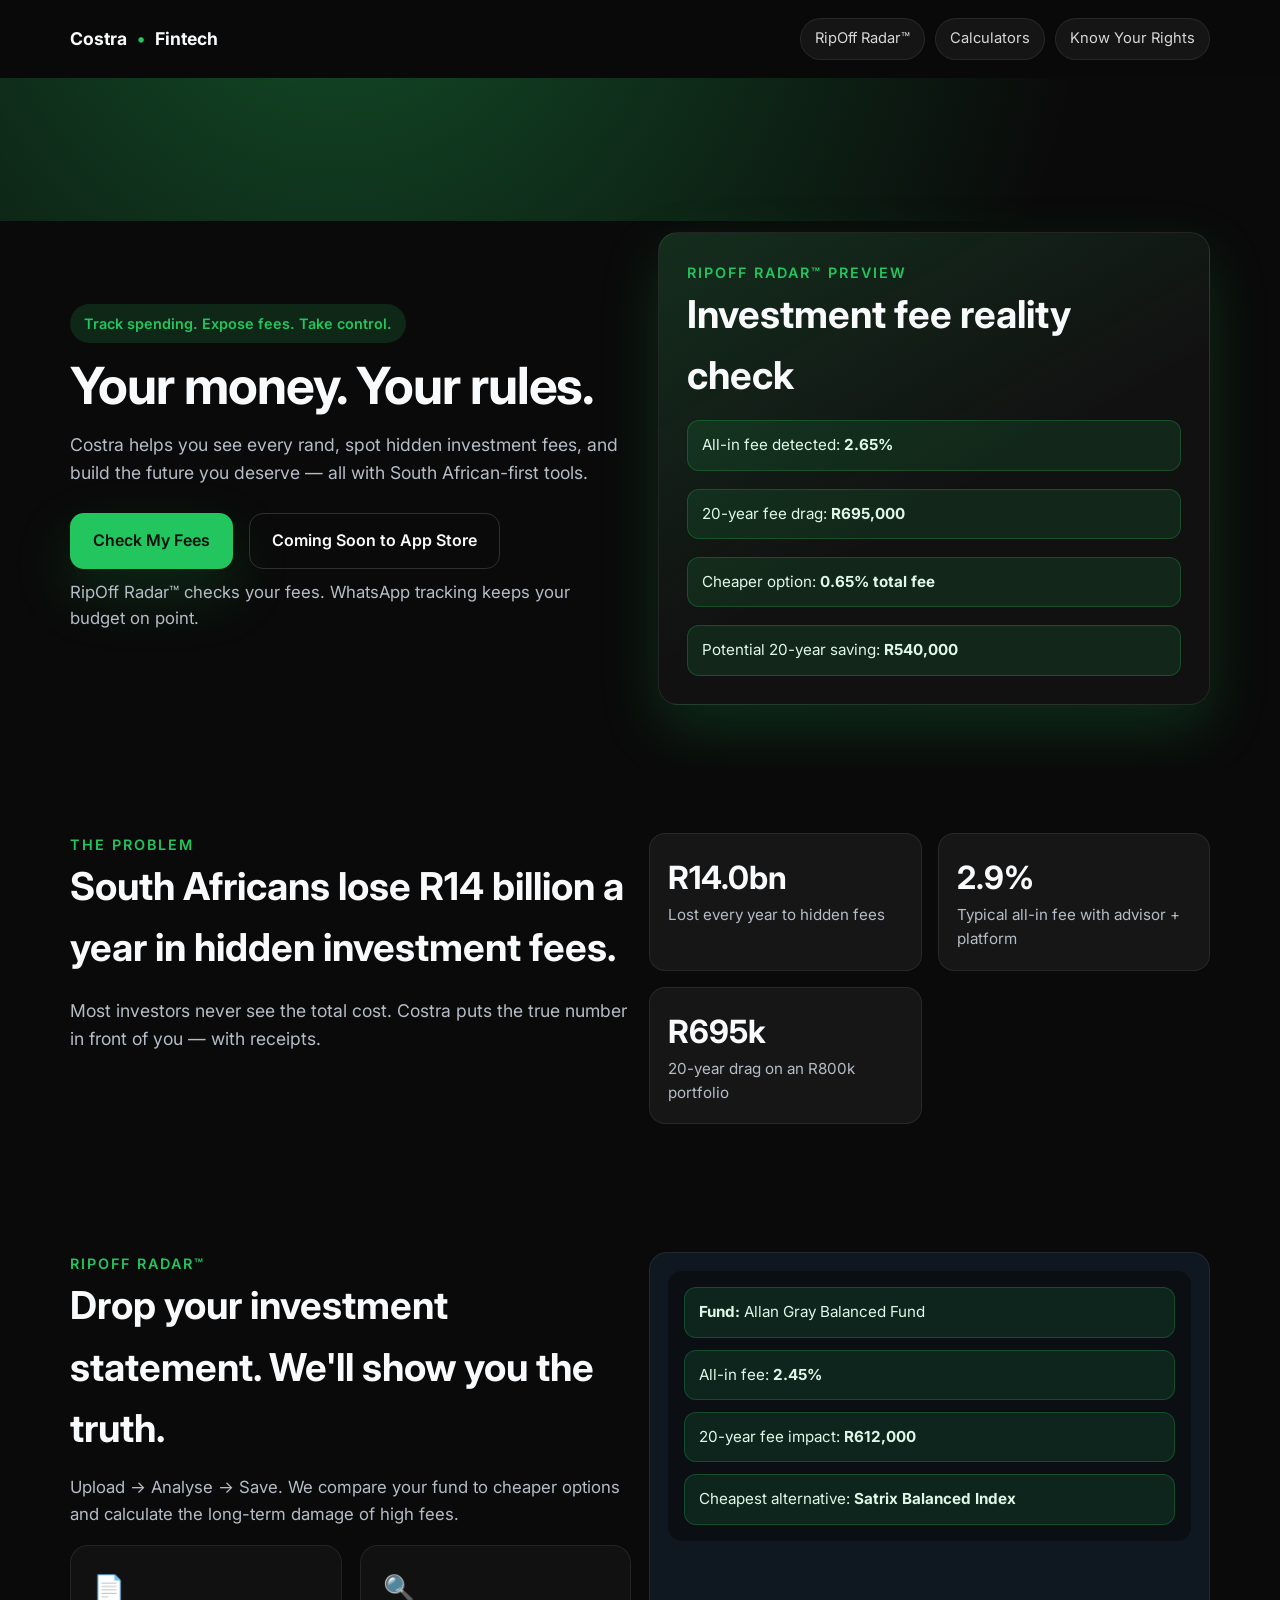
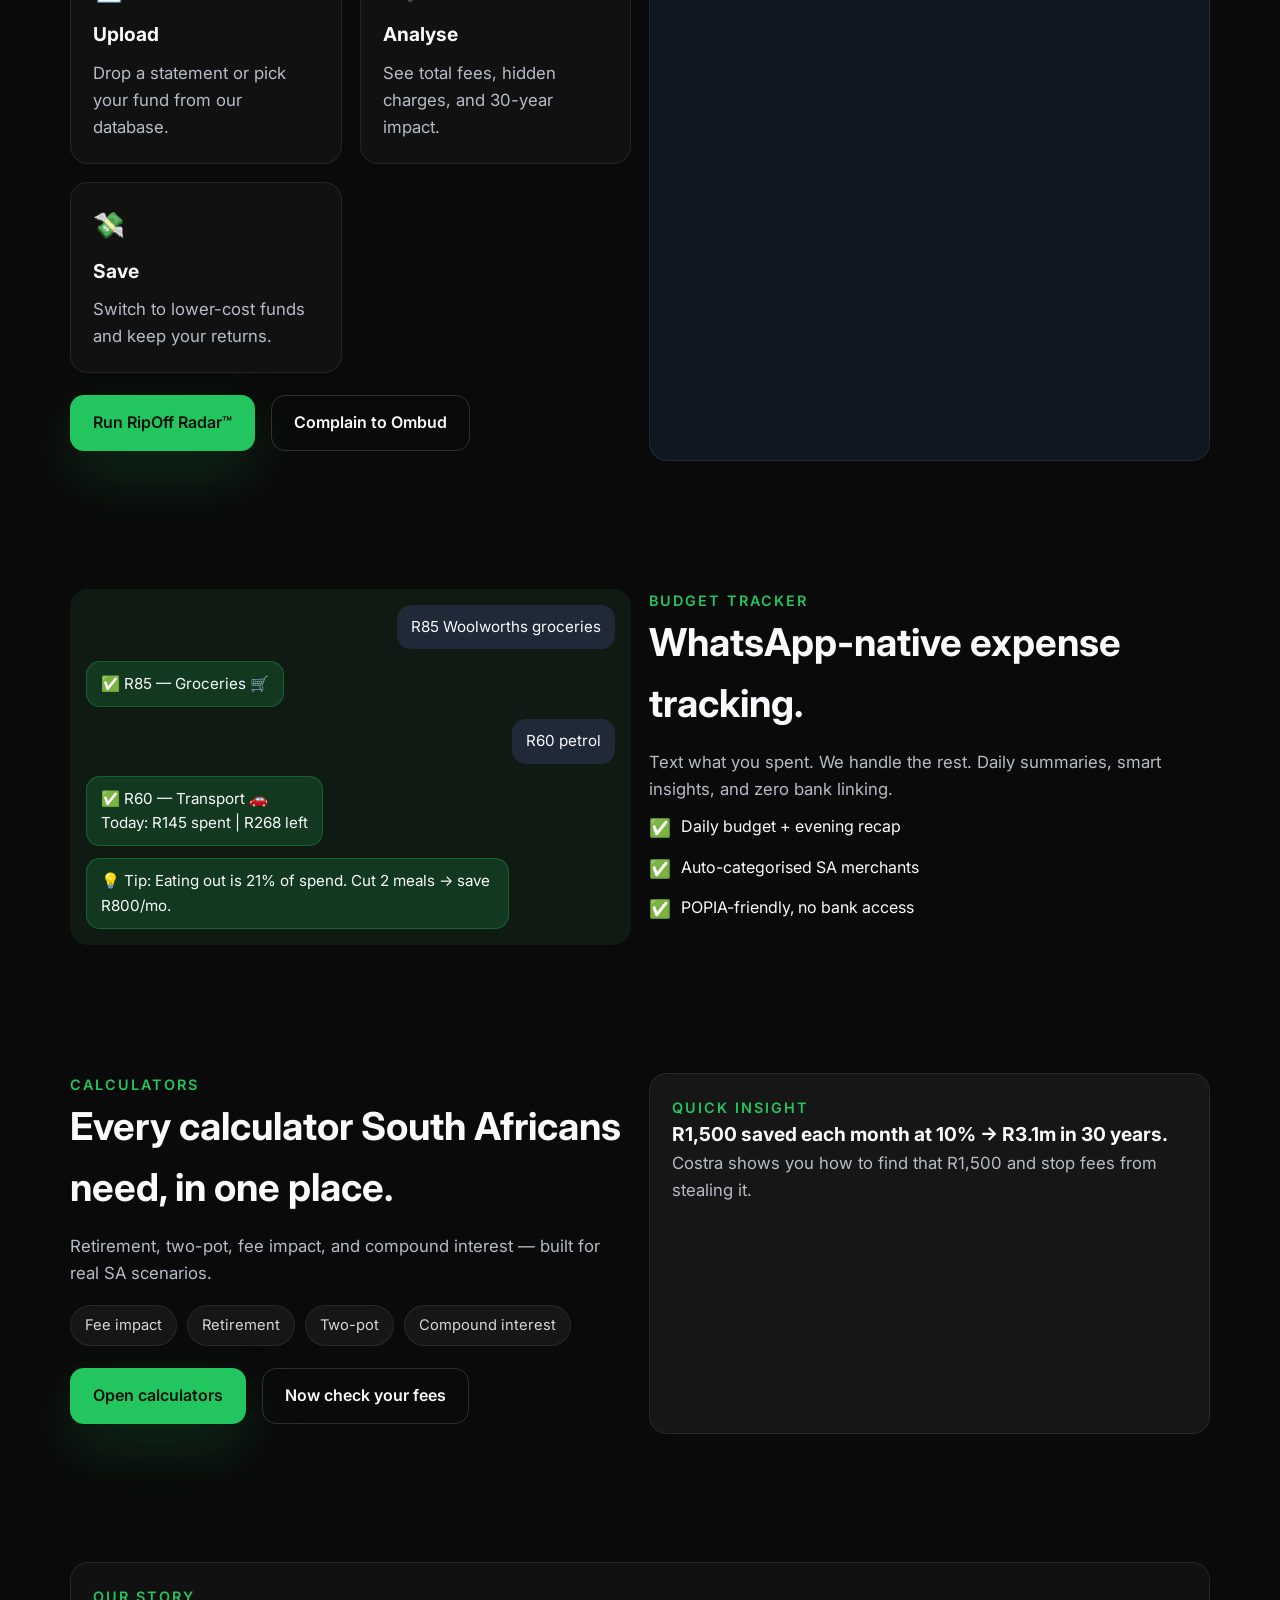
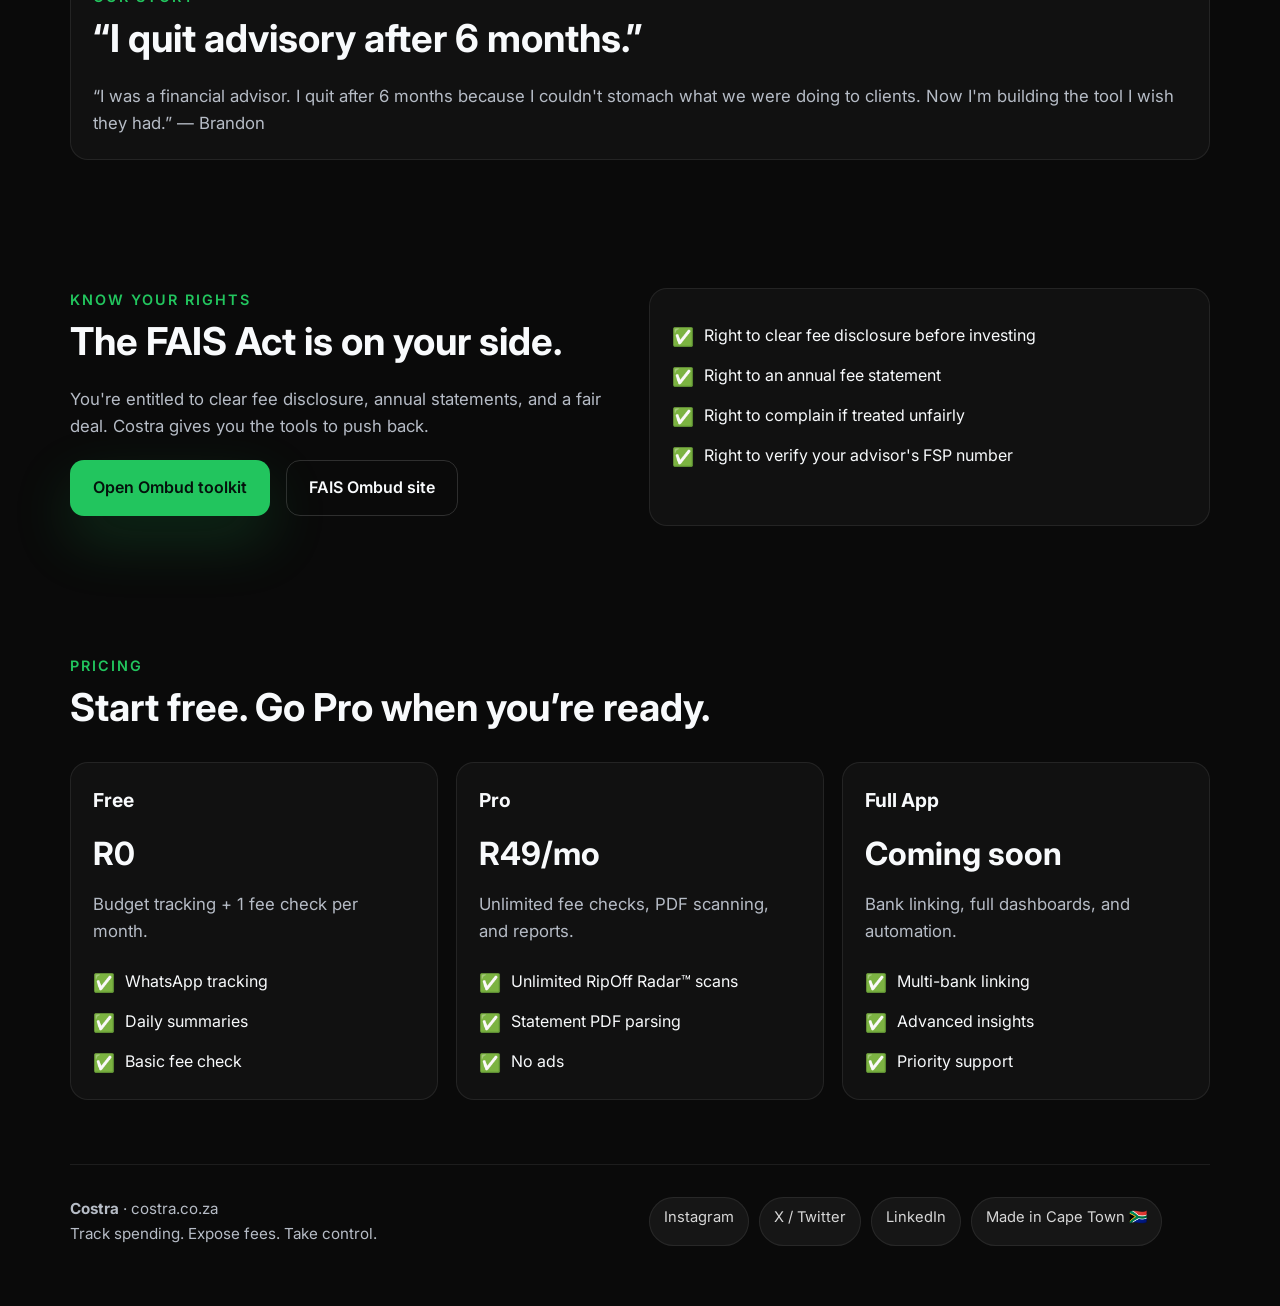
<file: index.html>
<!doctype html>
<html lang="en">
<head>
  <meta charset="utf-8" />
  <meta name="viewport" content="width=device-width, initial-scale=1" />
  <title>Costra 🇿🇦 | Track spending. Expose fees. Take control.</title>
  <meta name="description" content="Costra is the South African fintech that tracks spending, exposes hidden investment fees, and helps you take control. Meet RipOff Radar™ and WhatsApp budgeting." />
  <link rel="preconnect" href="https://fonts.googleapis.com" />
  <link rel="preconnect" href="https://fonts.gstatic.com" crossorigin />
  <link href="https://fonts.googleapis.com/css2?family=Inter:wght@400;500;600;700&display=swap" rel="stylesheet" />
  <link rel="stylesheet" href="css/style.css" />
</head>
<body>
  <header>
    <nav class="container nav">
      <div class="logo">Costra<span>•</span>Fintech</div>
      <div class="pill-list">
        <a class="pill" href="fee-checker.html">RipOff Radar™</a>
        <a class="pill" href="calculators.html">Calculators</a>
        <a class="pill" href="ombud.html">Know Your Rights</a>
      </div>
    </nav>
  </header>

  <main>
    <section class="hero">
      <div class="container hero-grid">
        <div class="fade-up">
          <span class="badge">Track spending. Expose fees. Take control.</span>
          <h1>Your money. Your rules.</h1>
          <p class="lead">Costra helps you see every rand, spot hidden investment fees, and build the future you deserve — all with South African-first tools.</p>
          <div class="cta-row">
            <a class="btn" href="fee-checker.html">Check My Fees</a>
            <a class="btn btn-outline" href="#pricing">Coming Soon to App Store</a>
          </div>
          <p>RipOff Radar™ checks your fees. WhatsApp tracking keeps your budget on point.</p>
        </div>
        <div class="hero-card fade-up">
          <p class="section-label">RipOff Radar™ Preview</p>
          <h2>Investment fee reality check</h2>
          <div class="grid">
            <div class="notice">All-in fee detected: <strong>2.65%</strong></div>
            <div class="notice">20-year fee drag: <strong>R695,000</strong></div>
            <div class="notice">Cheaper option: <strong>0.65% total fee</strong></div>
            <div class="notice">Potential 20-year saving: <strong>R540,000</strong></div>
          </div>
        </div>
      </div>
    </section>

    <section class="container">
      <div class="grid grid-2">
        <div class="fade-up">
          <p class="section-label">The problem</p>
          <h2>South Africans lose R14 billion a year in hidden investment fees.</h2>
          <p class="lead">Most investors never see the total cost. Costra puts the true number in front of you — with receipts.</p>
        </div>
        <div class="stats grid grid-3 fade-up">
          <div class="stat-card">
            <div class="stat-value" data-counter="14" data-suffix="bn">R0</div>
            <div class="stat-label">Lost every year to hidden fees</div>
          </div>
          <div class="stat-card">
            <div class="stat-value" data-counter="2.9" data-suffix="%">0%</div>
            <div class="stat-label">Typical all-in fee with advisor + platform</div>
          </div>
          <div class="stat-card">
            <div class="stat-value" data-counter="695" data-suffix="k">R0</div>
            <div class="stat-label">20-year drag on an R800k portfolio</div>
          </div>
        </div>
      </div>
    </section>

    <section class="container">
      <div class="grid grid-2">
        <div class="fade-up">
          <p class="section-label">RipOff Radar™</p>
          <h2>Drop your investment statement. We'll show you the truth.</h2>
          <p>Upload → Analyse → Save. We compare your fund to cheaper options and calculate the long-term damage of high fees.</p>
          <div class="grid grid-3" style="margin-top: 18px;">
            <div class="card step">
              <div class="step-icon">📄</div>
              <h3>Upload</h3>
              <p>Drop a statement or pick your fund from our database.</p>
            </div>
            <div class="card step">
              <div class="step-icon">🔍</div>
              <h3>Analyse</h3>
              <p>See total fees, hidden charges, and 30-year impact.</p>
            </div>
            <div class="card step">
              <div class="step-icon">💸</div>
              <h3>Save</h3>
              <p>Switch to lower-cost funds and keep your returns.</p>
            </div>
          </div>
          <div class="cta-row" style="margin-top: 22px;">
            <a class="btn" href="fee-checker.html">Run RipOff Radar™</a>
            <a class="btn btn-outline" href="ombud.html">Complain to Ombud</a>
          </div>
        </div>
        <div class="mockup fade-up">
          <div class="mockup-screen">
            <div class="notice"><strong>Fund:</strong> Allan Gray Balanced Fund</div>
            <div class="notice">All-in fee: <strong>2.45%</strong></div>
            <div class="notice">20-year fee impact: <strong>R612,000</strong></div>
            <div class="notice">Cheapest alternative: <strong>Satrix Balanced Index</strong></div>
          </div>
        </div>
      </div>
    </section>

    <section class="container">
      <div class="grid grid-2">
        <div class="chat fade-up">
          <div class="chat-bubble user">R85 Woolworths groceries</div>
          <div class="chat-bubble bot">✅ R85 — Groceries 🛒</div>
          <div class="chat-bubble user">R60 petrol</div>
          <div class="chat-bubble bot">✅ R60 — Transport 🚗
            <br/>Today: R145 spent | R268 left</div>
          <div class="chat-bubble bot">💡 Tip: Eating out is 21% of spend. Cut 2 meals → save R800/mo.</div>
        </div>
        <div class="fade-up">
          <p class="section-label">Budget Tracker</p>
          <h2>WhatsApp-native expense tracking.</h2>
          <p>Text what you spent. We handle the rest. Daily summaries, smart insights, and zero bank linking.</p>
          <ul class="feature-list">
            <li class="feature-item"><span>✅</span><div>Daily budget + evening recap</div></li>
            <li class="feature-item"><span>✅</span><div>Auto-categorised SA merchants</div></li>
            <li class="feature-item"><span>✅</span><div>POPIA-friendly, no bank access</div></li>
          </ul>
        </div>
      </div>
    </section>

    <section class="container">
      <div class="grid grid-2">
        <div class="fade-up">
          <p class="section-label">Calculators</p>
          <h2>Every calculator South Africans need, in one place.</h2>
          <p>Retirement, two-pot, fee impact, and compound interest — built for real SA scenarios.</p>
          <div class="pill-list" style="margin-top: 18px;">
            <span class="pill">Fee impact</span>
            <span class="pill">Retirement</span>
            <span class="pill">Two-pot</span>
            <span class="pill">Compound interest</span>
          </div>
          <div class="cta-row" style="margin-top: 22px;">
            <a class="btn" href="calculators.html">Open calculators</a>
            <a class="btn btn-outline" href="fee-checker.html">Now check your fees</a>
          </div>
        </div>
        <div class="card card-muted fade-up">
          <p class="section-label">Quick Insight</p>
          <h3>R1,500 saved each month at 10% → R3.1m in 30 years.</h3>
          <p>Costra shows you how to find that R1,500 and stop fees from stealing it.</p>
        </div>
      </div>
    </section>

    <section class="container">
      <div class="card fade-up">
        <p class="section-label">Our story</p>
        <h2>“I quit advisory after 6 months.”</h2>
        <p>“I was a financial advisor. I quit after 6 months because I couldn't stomach what we were doing to clients. Now I'm building the tool I wish they had.” — Brandon</p>
      </div>
    </section>

    <section class="container">
      <div class="grid grid-2">
        <div class="fade-up">
          <p class="section-label">Know your rights</p>
          <h2>The FAIS Act is on your side.</h2>
          <p>You're entitled to clear fee disclosure, annual statements, and a fair deal. Costra gives you the tools to push back.</p>
          <div class="cta-row" style="margin-top: 20px;">
            <a class="btn" href="ombud.html">Open Ombud toolkit</a>
            <a class="btn btn-outline" href="https://www.faisombud.co.za/online-complaint-form" target="_blank" rel="noreferrer">FAIS Ombud site</a>
          </div>
        </div>
        <div class="card fade-up">
          <ul class="feature-list">
            <li class="feature-item"><span>✅</span><div>Right to clear fee disclosure before investing</div></li>
            <li class="feature-item"><span>✅</span><div>Right to an annual fee statement</div></li>
            <li class="feature-item"><span>✅</span><div>Right to complain if treated unfairly</div></li>
            <li class="feature-item"><span>✅</span><div>Right to verify your advisor's FSP number</div></li>
          </ul>
        </div>
      </div>
    </section>

    <section class="container" id="pricing">
      <p class="section-label">Pricing</p>
      <h2>Start free. Go Pro when you’re ready.</h2>
      <div class="grid grid-3" style="margin-top: 24px;">
        <div class="card pricing-card fade-up">
          <h3>Free</h3>
          <div class="price">R0</div>
          <p>Budget tracking + 1 fee check per month.</p>
          <ul class="feature-list">
            <li class="feature-item"><span>✅</span><div>WhatsApp tracking</div></li>
            <li class="feature-item"><span>✅</span><div>Daily summaries</div></li>
            <li class="feature-item"><span>✅</span><div>Basic fee check</div></li>
          </ul>
        </div>
        <div class="card pricing-card fade-up">
          <h3>Pro</h3>
          <div class="price">R49/mo</div>
          <p>Unlimited fee checks, PDF scanning, and reports.</p>
          <ul class="feature-list">
            <li class="feature-item"><span>✅</span><div>Unlimited RipOff Radar™ scans</div></li>
            <li class="feature-item"><span>✅</span><div>Statement PDF parsing</div></li>
            <li class="feature-item"><span>✅</span><div>No ads</div></li>
          </ul>
        </div>
        <div class="card pricing-card fade-up">
          <h3>Full App</h3>
          <div class="price">Coming soon</div>
          <p>Bank linking, full dashboards, and automation.</p>
          <ul class="feature-list">
            <li class="feature-item"><span>✅</span><div>Multi-bank linking</div></li>
            <li class="feature-item"><span>✅</span><div>Advanced insights</div></li>
            <li class="feature-item"><span>✅</span><div>Priority support</div></li>
          </ul>
        </div>
      </div>
    </section>
  </main>

  <footer class="container footer">
    <div class="grid grid-2">
      <div>
        <strong>Costra</strong> · costra.co.za<br />
        Track spending. Expose fees. Take control.
      </div>
      <div class="pill-list">
        <span class="pill">Instagram</span>
        <span class="pill">X / Twitter</span>
        <span class="pill">LinkedIn</span>
        <span class="pill">Made in Cape Town 🇿🇦</span>
      </div>
    </div>
  </footer>

  <script src="js/main.js"></script>
</body>
</html>
</file>
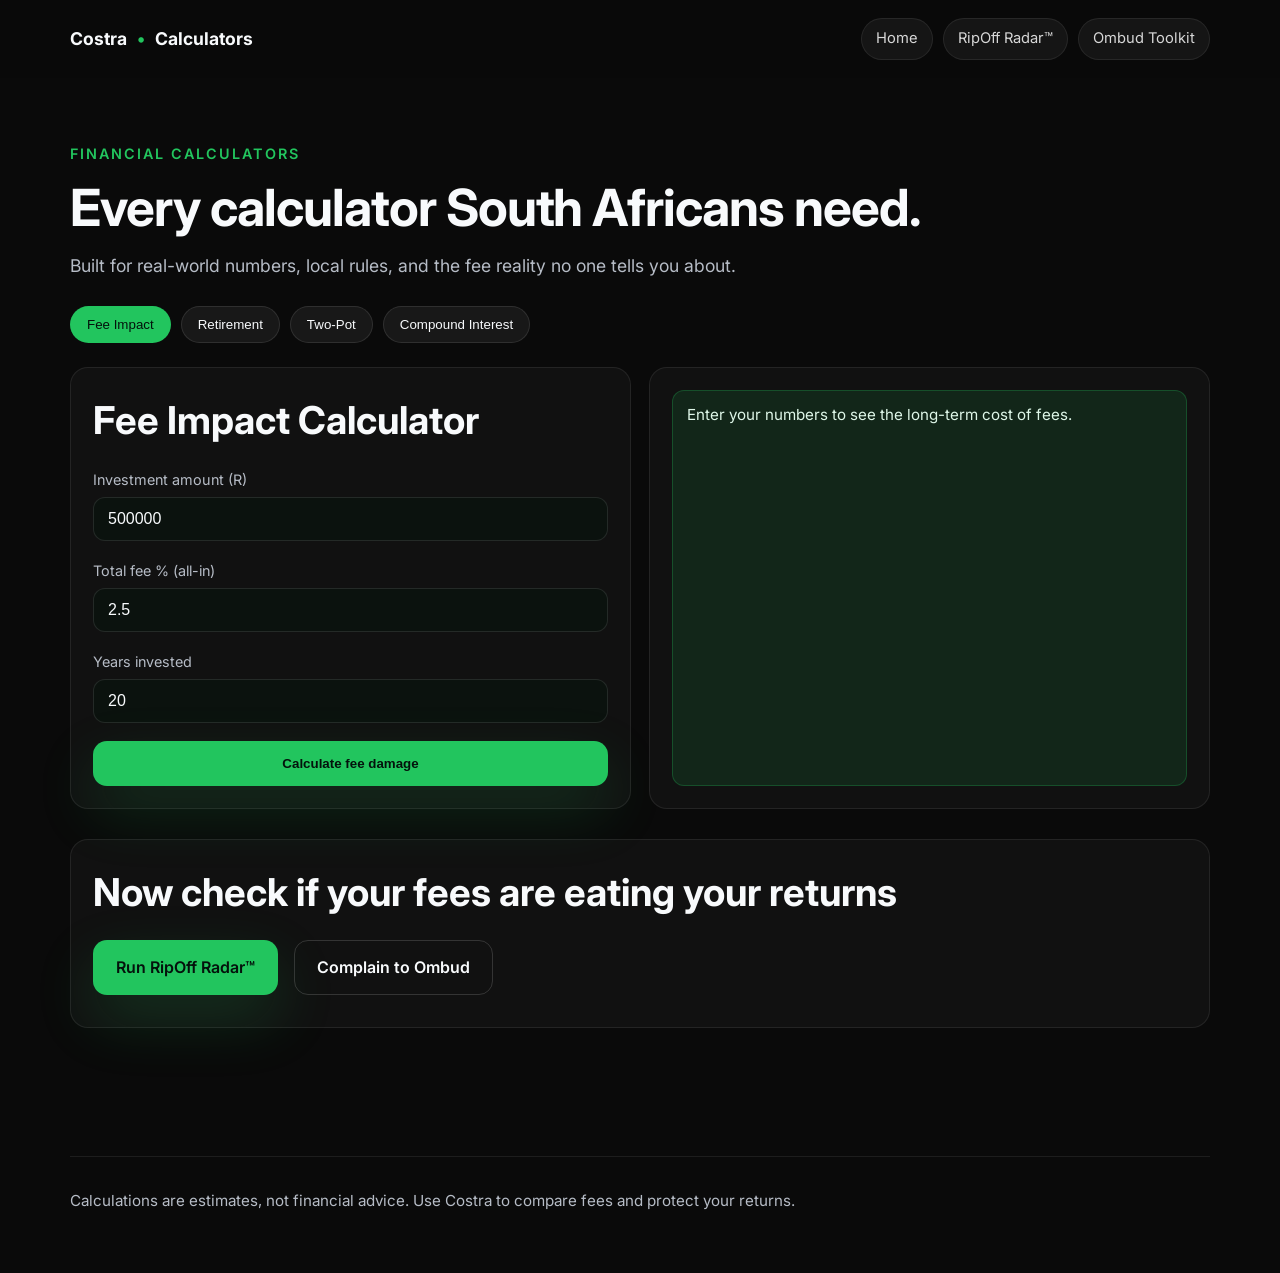
<file: calculators.html>
<!doctype html>
<html lang="en">
<head>
  <meta charset="utf-8" />
  <meta name="viewport" content="width=device-width, initial-scale=1" />
  <title>Costra Calculators</title>
  <meta name="description" content="Costra calculators: fee impact, retirement, two-pot, and compound interest built for South Africans." />
  <link rel="preconnect" href="https://fonts.googleapis.com" />
  <link rel="preconnect" href="https://fonts.gstatic.com" crossorigin />
  <link href="https://fonts.googleapis.com/css2?family=Inter:wght@400;500;600;700&display=swap" rel="stylesheet" />
  <link rel="stylesheet" href="css/style.css" />
</head>
<body>
  <header>
    <nav class="container nav">
      <div class="logo">Costra<span>•</span>Calculators</div>
      <div class="pill-list">
        <a class="pill" href="index.html">Home</a>
        <a class="pill" href="fee-checker.html">RipOff Radar™</a>
        <a class="pill" href="ombud.html">Ombud Toolkit</a>
      </div>
    </nav>
  </header>

  <main class="container">
    <p class="section-label">Financial calculators</p>
    <h1>Every calculator South Africans need.</h1>
    <p class="lead">Built for real-world numbers, local rules, and the fee reality no one tells you about.</p>

    <div class="tabs" style="margin: 24px 0;">
      <button class="tab-button active" data-tab="fee-impact">Fee Impact</button>
      <button class="tab-button" data-tab="retirement">Retirement</button>
      <button class="tab-button" data-tab="two-pot">Two-Pot</button>
      <button class="tab-button" data-tab="compound">Compound Interest</button>
    </div>

    <section class="tab-panel active" id="fee-impact">
      <div class="grid grid-2">
        <div class="card">
          <h2>Fee Impact Calculator</h2>
          <div class="grid" style="margin-top: 16px;">
            <div>
              <div class="label">Investment amount (R)</div>
              <input class="input" id="feeAmount" type="number" value="500000" min="0" />
            </div>
            <div>
              <div class="label">Total fee % (all-in)</div>
              <input class="input" id="feeRate" type="number" value="2.5" step="0.1" min="0" />
            </div>
            <div>
              <div class="label">Years invested</div>
              <input class="input" id="feeYears" type="number" value="20" min="1" />
            </div>
            <button class="btn" id="feeCalcBtn">Calculate fee damage</button>
          </div>
        </div>
        <div class="card results" id="feeImpactResult">
          <p class="notice">Enter your numbers to see the long-term cost of fees.</p>
        </div>
      </div>
    </section>

    <section class="tab-panel" id="retirement">
      <div class="grid grid-2">
        <div class="card">
          <h2>Retirement Calculator</h2>
          <div class="grid" style="margin-top: 16px;">
            <div>
              <div class="label">Monthly savings (R)</div>
              <input class="input" id="retMonthly" type="number" value="3000" min="0" />
            </div>
            <div>
              <div class="label">Annual return %</div>
              <input class="input" id="retReturn" type="number" value="10" step="0.1" min="0" />
            </div>
            <div>
              <div class="label">Years to invest</div>
              <input class="input" id="retYears" type="number" value="25" min="1" />
            </div>
            <button class="btn" id="retCalcBtn">Calculate retirement value</button>
          </div>
        </div>
        <div class="card results" id="retirementResult">
          <p class="notice">Find out if you’re on track for retirement.</p>
        </div>
      </div>
    </section>

    <section class="tab-panel" id="two-pot">
      <div class="grid grid-2">
        <div class="card">
          <h2>Two-Pot Calculator</h2>
          <p>Estimate your available savings pot based on current pension value and salary.</p>
          <div class="grid" style="margin-top: 16px;">
            <div>
              <div class="label">Current pension value (R)</div>
              <input class="input" id="potValue" type="number" value="600000" min="0" />
            </div>
            <div>
              <div class="label">Monthly salary (R)</div>
              <input class="input" id="potSalary" type="number" value="25000" min="0" />
            </div>
            <button class="btn" id="potCalcBtn">Estimate withdrawable</button>
          </div>
        </div>
        <div class="card results" id="twoPotResult">
          <p class="notice">Based on a 10% seed and 15% contribution assumption.</p>
        </div>
      </div>
    </section>

    <section class="tab-panel" id="compound">
      <div class="grid grid-2">
        <div class="card">
          <h2>Compound Interest Calculator</h2>
          <div class="grid" style="margin-top: 16px;">
            <div>
              <div class="label">Starting amount (R)</div>
              <input class="input" id="compPrincipal" type="number" value="100000" min="0" />
            </div>
            <div>
              <div class="label">Monthly contribution (R)</div>
              <input class="input" id="compMonthly" type="number" value="1500" min="0" />
            </div>
            <div>
              <div class="label">Annual return %</div>
              <input class="input" id="compReturn" type="number" value="9" step="0.1" min="0" />
            </div>
            <div>
              <div class="label">Years to grow</div>
              <input class="input" id="compYears" type="number" value="20" min="1" />
            </div>
            <button class="btn" id="compCalcBtn">Calculate growth</button>
          </div>
        </div>
        <div class="card results" id="compoundResult">
          <p class="notice">See how small changes compound into big money.</p>
        </div>
      </div>
    </section>

    <section class="container" style="padding-top: 30px;">
      <div class="card">
        <h2>Now check if your fees are eating your returns</h2>
        <div class="cta-row" style="margin-top: 16px;">
          <a class="btn" href="fee-checker.html">Run RipOff Radar™</a>
          <a class="btn btn-outline" href="ombud.html">Complain to Ombud</a>
        </div>
      </div>
    </section>
  </main>

  <footer class="container footer">
    <div>Calculations are estimates, not financial advice. Use Costra to compare fees and protect your returns.</div>
  </footer>

  <script src="js/calculators.js"></script>
</body>
</html>
</file>
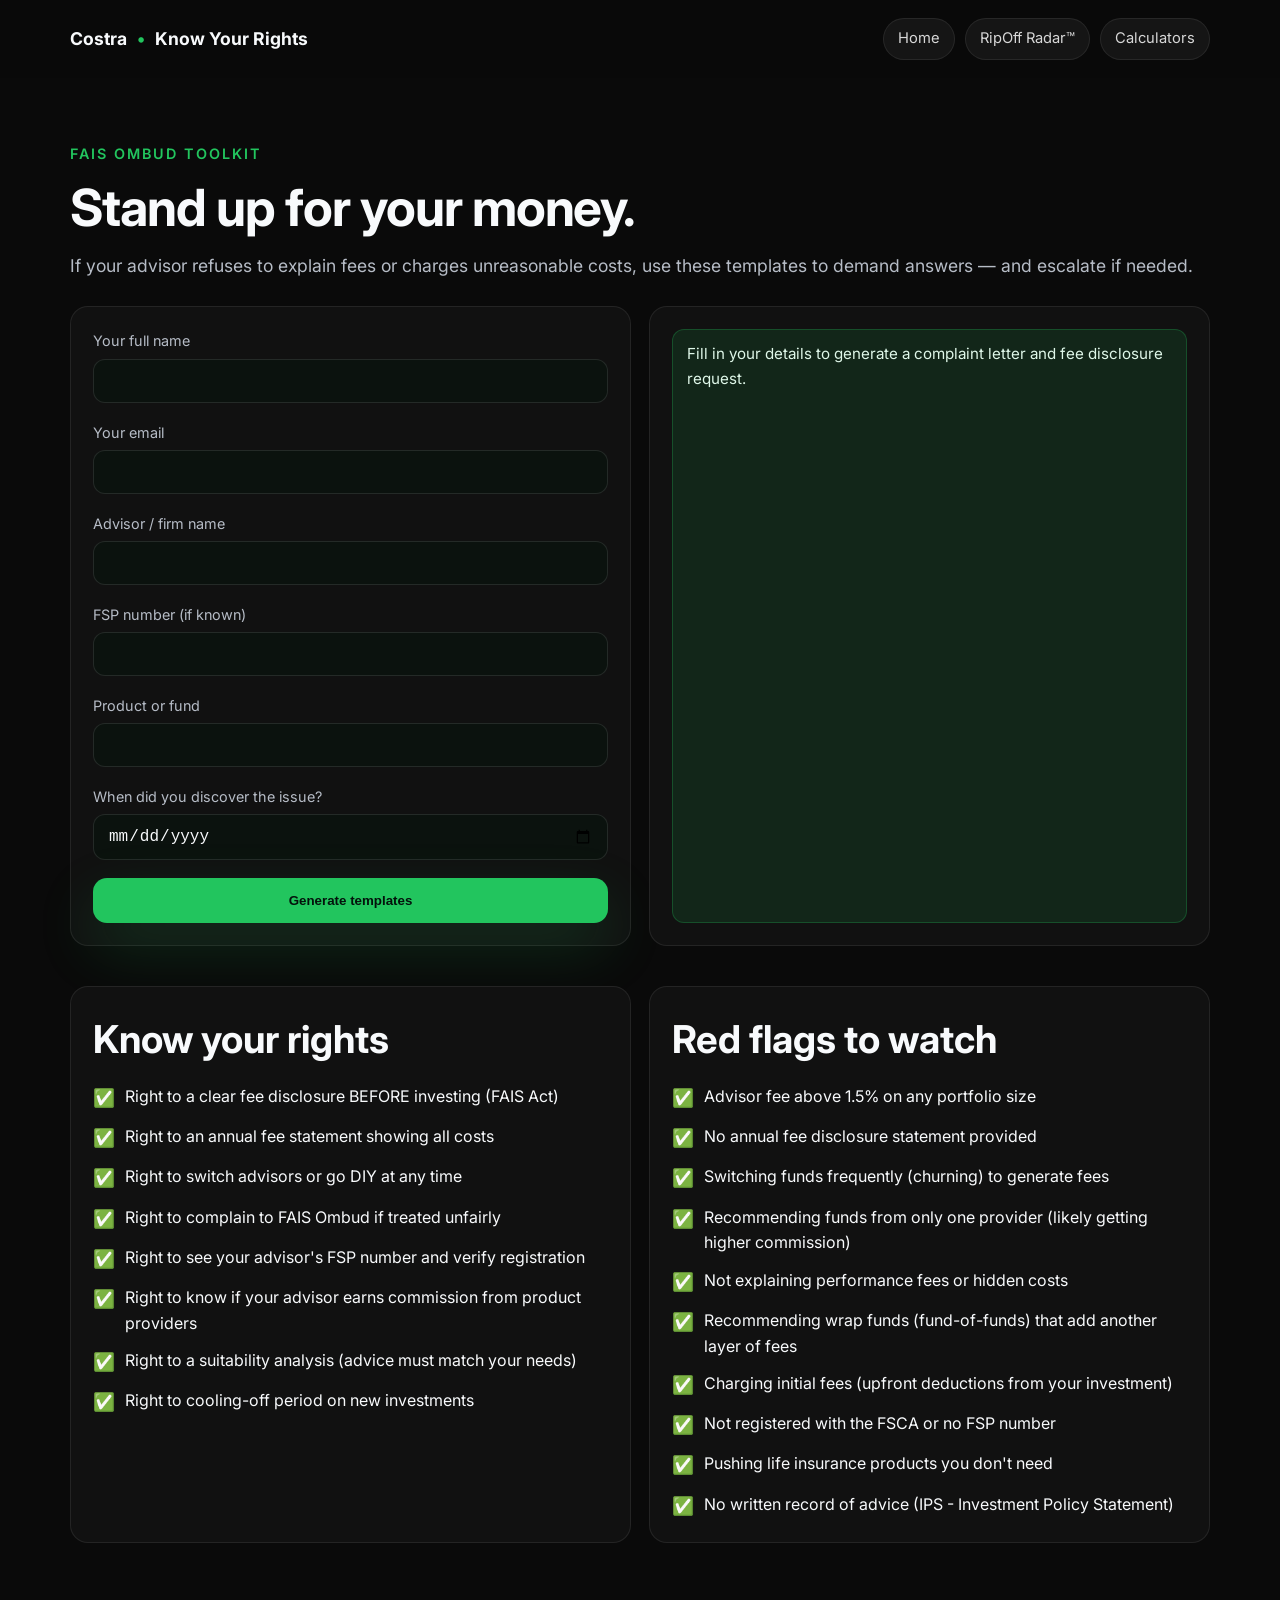
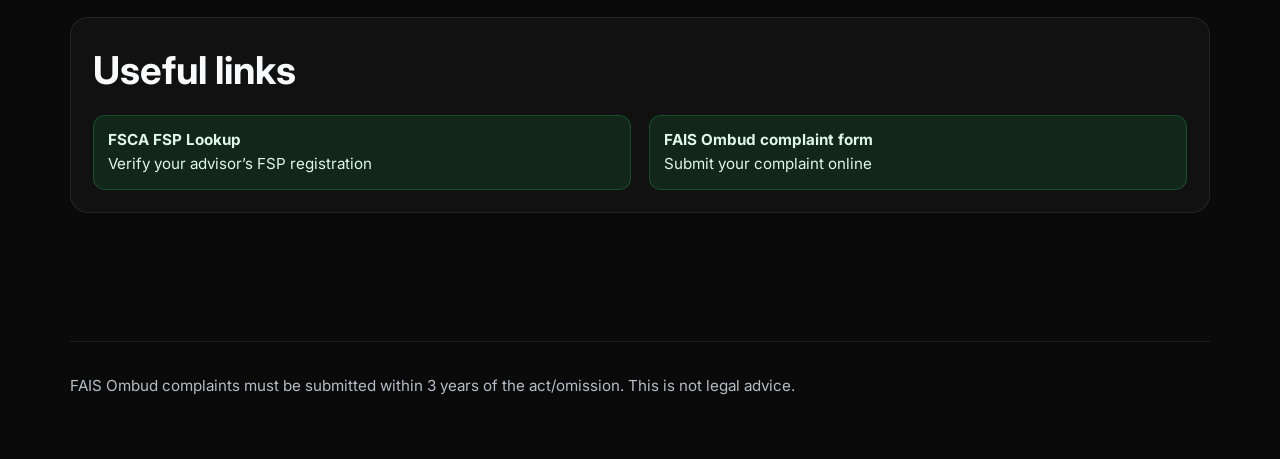
<file: ombud.html>
<!doctype html>
<html lang="en">
<head>
  <meta charset="utf-8" />
  <meta name="viewport" content="width=device-width, initial-scale=1" />
  <title>FAIS Ombud Toolkit | Costra</title>
  <meta name="description" content="Costra Ombud toolkit: generate complaint templates, fee disclosure requests, and learn your rights under the FAIS Act." />
  <link rel="preconnect" href="https://fonts.googleapis.com" />
  <link rel="preconnect" href="https://fonts.gstatic.com" crossorigin />
  <link href="https://fonts.googleapis.com/css2?family=Inter:wght@400;500;600;700&display=swap" rel="stylesheet" />
  <link rel="stylesheet" href="css/style.css" />
</head>
<body>
  <header>
    <nav class="container nav">
      <div class="logo">Costra<span>•</span>Know Your Rights</div>
      <div class="pill-list">
        <a class="pill" href="index.html">Home</a>
        <a class="pill" href="fee-checker.html">RipOff Radar™</a>
        <a class="pill" href="calculators.html">Calculators</a>
      </div>
    </nav>
  </header>

  <main class="container">
    <p class="section-label">FAIS Ombud toolkit</p>
    <h1>Stand up for your money.</h1>
    <p class="lead">If your advisor refuses to explain fees or charges unreasonable costs, use these templates to demand answers — and escalate if needed.</p>

    <div class="grid grid-2">
      <div class="card">
        <form id="ombudForm" class="grid" autocomplete="off">
          <div>
            <div class="label">Your full name</div>
            <input class="input" id="clientName" required />
          </div>
          <div>
            <div class="label">Your email</div>
            <input class="input" id="clientEmail" type="email" required />
          </div>
          <div>
            <div class="label">Advisor / firm name</div>
            <input class="input" id="advisorName" required />
          </div>
          <div>
            <div class="label">FSP number (if known)</div>
            <input class="input" id="fspNumber" />
          </div>
          <div>
            <div class="label">Product or fund</div>
            <input class="input" id="productName" />
          </div>
          <div>
            <div class="label">When did you discover the issue?</div>
            <input class="input" id="issueDate" type="date" />
          </div>
          <button class="btn" type="submit">Generate templates</button>
        </form>
      </div>

      <div class="card results" id="ombudResults">
        <p class="notice">Fill in your details to generate a complaint letter and fee disclosure request.</p>
      </div>
    </div>

    <section class="container" style="padding-top: 40px;">
      <div class="grid grid-2">
        <div class="card">
          <h2>Know your rights</h2>
          <div id="rightsList" class="feature-list"></div>
        </div>
        <div class="card">
          <h2>Red flags to watch</h2>
          <div id="redFlags" class="feature-list"></div>
        </div>
      </div>
    </section>

    <section class="container" style="padding-top: 10px;">
      <div class="card">
        <h2>Useful links</h2>
        <div class="grid grid-2">
          <div class="notice">
            <strong>FSCA FSP Lookup</strong><br />
            <a href="https://www.fsca.co.za/Regulated%20Entities/Pages/Search-Financial-Service-Providers.aspx" target="_blank" rel="noreferrer">Verify your advisor’s FSP registration</a>
          </div>
          <div class="notice">
            <strong>FAIS Ombud complaint form</strong><br />
            <a href="https://www.faisombud.co.za/online-complaint-form" target="_blank" rel="noreferrer">Submit your complaint online</a>
          </div>
        </div>
      </div>
    </section>
  </main>

  <footer class="container footer">
    <div>FAIS Ombud complaints must be submitted within 3 years of the act/omission. This is not legal advice.</div>
  </footer>

  <script src="js/ombud.js"></script>
</body>
</html>
</file>
<file: css/style.css>
:root {
  --bg: #0a0a0a;
  --surface: #111111;
  --surface-2: #161616;
  --surface-3: #1b1b1b;
  --text: #f8fafc;
  --muted: #b6bcc6;
  --accent: #22c55e;
  --accent-dark: #16a34a;
  --ring: rgba(34, 197, 94, 0.35);
  --shadow: 0 24px 60px rgba(34, 197, 94, 0.18);
}

* {
  box-sizing: border-box;
  margin: 0;
  padding: 0;
}

html {
  scroll-behavior: smooth;
}

body {
  font-family: "Inter", system-ui, -apple-system, Segoe UI, Roboto, Helvetica, Arial, sans-serif;
  background: var(--bg);
  color: var(--text);
  line-height: 1.6;
  -webkit-font-smoothing: antialiased;
}

a {
  color: inherit;
  text-decoration: none;
}

img {
  max-width: 100%;
  display: block;
}

.container {
  width: min(1140px, 92vw);
  margin: 0 auto;
  padding: 64px 0;
}

header {
  position: sticky;
  top: 0;
  z-index: 20;
  background: rgba(10, 10, 10, 0.88);
  backdrop-filter: blur(14px);
}

.nav {
  display: flex;
  align-items: center;
  justify-content: space-between;
  padding: 18px 0;
  gap: 16px;
}

.logo {
  display: inline-flex;
  align-items: center;
  gap: 10px;
  font-weight: 700;
  font-size: 1.1rem;
}

.logo span {
  color: var(--accent);
}

.pill-list {
  display: flex;
  flex-wrap: wrap;
  gap: 10px;
}

.pill {
  padding: 8px 14px;
  border-radius: 999px;
  background: rgba(255, 255, 255, 0.05);
  border: 1px solid rgba(255, 255, 255, 0.08);
  color: #d7d7d7;
  font-size: 0.92rem;
}

.badge {
  display: inline-flex;
  align-items: center;
  gap: 8px;
  padding: 8px 14px;
  border-radius: 999px;
  background: rgba(34, 197, 94, 0.15);
  color: var(--accent);
  font-weight: 600;
  font-size: 0.9rem;
}

.section-label {
  font-size: 0.9rem;
  text-transform: uppercase;
  letter-spacing: 0.14em;
  color: var(--accent);
  font-weight: 600;
}

h1 {
  font-size: clamp(2.4rem, 4vw, 3.8rem);
  line-height: 1.05;
  letter-spacing: -0.02em;
  margin-top: 16px;
}

h2 {
  font-size: clamp(1.8rem, 3vw, 2.6rem);
  margin-bottom: 14px;
}

h3 {
  font-size: 1.2rem;
}

p {
  color: var(--muted);
  font-size: 1.05rem;
}

.lead {
  margin: 18px 0 26px;
  font-size: 1.1rem;
}

.hero {
  position: relative;
  overflow: hidden;
  padding-top: 90px;
}

.hero::before {
  content: "";
  position: absolute;
  inset: -40% -10% auto -10%;
  height: 420px;
  background: radial-gradient(circle at 30% 30%, rgba(34, 197, 94, 0.4), transparent 68%);
  opacity: 0.9;
  pointer-events: none;
}

.hero-grid {
  display: grid;
  gap: 36px;
  align-items: center;
}

.hero-card {
  background: linear-gradient(150deg, rgba(34, 197, 94, 0.16), transparent 55%), var(--surface);
  border: 1px solid rgba(255, 255, 255, 0.08);
  border-radius: 20px;
  padding: 28px;
  box-shadow: var(--shadow);
}

.cta-row {
  display: flex;
  flex-wrap: wrap;
  gap: 16px;
  align-items: center;
  margin-bottom: 10px;
}

.btn {
  display: inline-flex;
  align-items: center;
  justify-content: center;
  gap: 10px;
  padding: 14px 22px;
  border-radius: 14px;
  font-weight: 600;
  background: var(--accent);
  color: #04120c;
  border: 1px solid transparent;
  box-shadow: var(--shadow);
  transition: transform 0.2s ease, box-shadow 0.2s ease;
}

.btn:hover {
  transform: translateY(-2px);
  box-shadow: 0 24px 50px rgba(34, 197, 94, 0.28);
}

.btn-outline {
  background: transparent;
  color: var(--text);
  border: 1px solid rgba(255, 255, 255, 0.15);
  box-shadow: none;
}

.btn-ghost {
  background: rgba(255, 255, 255, 0.06);
  color: var(--text);
  border: 1px solid rgba(255, 255, 255, 0.08);
  box-shadow: none;
}

.card {
  background: var(--surface);
  border: 1px solid rgba(255, 255, 255, 0.08);
  border-radius: 18px;
  padding: 22px;
}

.card-muted {
  background: var(--surface-2);
}

.grid {
  display: grid;
  gap: 18px;
}

.grid-2 {
  grid-template-columns: repeat(auto-fit, minmax(240px, 1fr));
}

.grid-3 {
  grid-template-columns: repeat(auto-fit, minmax(220px, 1fr));
}

.grid-4 {
  grid-template-columns: repeat(auto-fit, minmax(200px, 1fr));
}

.step {
  display: grid;
  gap: 10px;
}

.step-icon {
  font-size: 1.6rem;
}

.notice {
  padding: 12px 14px;
  border-radius: 12px;
  background: rgba(34, 197, 94, 0.12);
  border: 1px solid rgba(34, 197, 94, 0.25);
  color: #dff7e9;
  font-size: 0.95rem;
}

.warning {
  background: rgba(239, 68, 68, 0.12);
  border-color: rgba(239, 68, 68, 0.28);
  color: #fecaca;
}

.feature-list {
  display: grid;
  gap: 12px;
  margin-top: 12px;
}

.feature-item {
  display: flex;
  gap: 10px;
  align-items: flex-start;
}

.feature-item span {
  font-size: 1.1rem;
}

.stats {
  display: grid;
  gap: 16px;
}

.stat-card {
  background: var(--surface-2);
  border: 1px solid rgba(255, 255, 255, 0.08);
  border-radius: 16px;
  padding: 18px;
}

.stat-value {
  font-size: 2rem;
  font-weight: 700;
  color: var(--text);
}

.stat-label {
  color: var(--muted);
  font-size: 0.95rem;
}

.mockup {
  background: #0f1720;
  border-radius: 18px;
  padding: 18px;
  border: 1px solid rgba(255, 255, 255, 0.08);
}

.mockup .mockup-screen {
  background: #0b0f14;
  border-radius: 14px;
  padding: 16px;
  display: grid;
  gap: 12px;
}

.chat {
  background: #0f1a12;
  border-radius: 18px;
  padding: 16px;
  display: grid;
  gap: 12px;
}

.chat-bubble {
  max-width: 80%;
  padding: 10px 14px;
  border-radius: 14px;
  font-size: 0.95rem;
}

.chat-bubble.user {
  justify-self: end;
  background: #1f2937;
}

.chat-bubble.bot {
  justify-self: start;
  background: rgba(34, 197, 94, 0.18);
  border: 1px solid rgba(34, 197, 94, 0.3);
}

.pricing-card {
  display: grid;
  gap: 12px;
}

.pricing-card .price {
  font-size: 2rem;
  font-weight: 700;
}

.input,
textarea {
  width: 100%;
  padding: 12px 14px;
  border-radius: 12px;
  background: #0b120e;
  border: 1px solid rgba(255, 255, 255, 0.1);
  color: var(--text);
  font-size: 1rem;
}

.input:focus,
textarea:focus {
  outline: 2px solid var(--ring);
  border-color: rgba(34, 197, 94, 0.6);
}

.label {
  font-size: 0.9rem;
  color: var(--muted);
  margin-bottom: 6px;
}

.table {
  width: 100%;
  border-collapse: collapse;
  font-size: 0.95rem;
}

.table th,
.table td {
  padding: 10px 8px;
  text-align: left;
  border-bottom: 1px solid rgba(255, 255, 255, 0.08);
}

.table th {
  color: var(--muted);
  font-weight: 600;
}

.highlight {
  color: var(--accent);
  font-weight: 600;
}

.results {
  display: grid;
  gap: 14px;
}

.share-card {
  background: linear-gradient(135deg, rgba(34, 197, 94, 0.12), transparent 60%), var(--surface);
  border-radius: 18px;
  padding: 20px;
  border: 1px solid rgba(255, 255, 255, 0.1);
}

.comparison {
  display: grid;
  gap: 12px;
}

.bar-chart {
  display: grid;
  gap: 8px;
}

.bar {
  height: 10px;
  border-radius: 999px;
  background: rgba(255, 255, 255, 0.08);
  position: relative;
  overflow: hidden;
}

.bar span {
  position: absolute;
  inset: 0;
  background: linear-gradient(90deg, var(--accent), #34d399);
}

.dropzone {
  border: 1px dashed rgba(255, 255, 255, 0.25);
  border-radius: 16px;
  padding: 20px;
  text-align: center;
  color: var(--muted);
  background: rgba(255, 255, 255, 0.03);
}

.suggestions {
  position: relative;
}

.suggestion-list {
  position: absolute;
  top: 110%;
  left: 0;
  right: 0;
  background: #0c120e;
  border: 1px solid rgba(255, 255, 255, 0.1);
  border-radius: 12px;
  z-index: 10;
  max-height: 220px;
  overflow-y: auto;
}

.suggestion-item {
  padding: 10px 12px;
  cursor: pointer;
  color: var(--text);
}

.suggestion-item:hover {
  background: rgba(34, 197, 94, 0.12);
}

.tabs {
  display: flex;
  gap: 10px;
  flex-wrap: wrap;
}

.tab-button {
  padding: 10px 16px;
  border-radius: 999px;
  background: rgba(255, 255, 255, 0.06);
  border: 1px solid rgba(255, 255, 255, 0.1);
  color: var(--text);
  cursor: pointer;
}

.tab-button.active {
  background: var(--accent);
  color: #04120c;
  border-color: transparent;
}

.tab-panel {
  display: none;
}

.tab-panel.active {
  display: block;
}

.fade-up {
  opacity: 0;
  transform: translateY(18px);
  transition: opacity 0.6s ease, transform 0.6s ease;
}

.fade-up.in-view {
  opacity: 1;
  transform: translateY(0);
}

.footer {
  border-top: 1px solid rgba(255, 255, 255, 0.08);
  padding: 32px 0 60px;
  color: var(--muted);
  font-size: 0.95rem;
}

@media (min-width: 860px) {
  .hero-grid {
    grid-template-columns: repeat(2, minmax(0, 1fr));
  }
}
</file>
